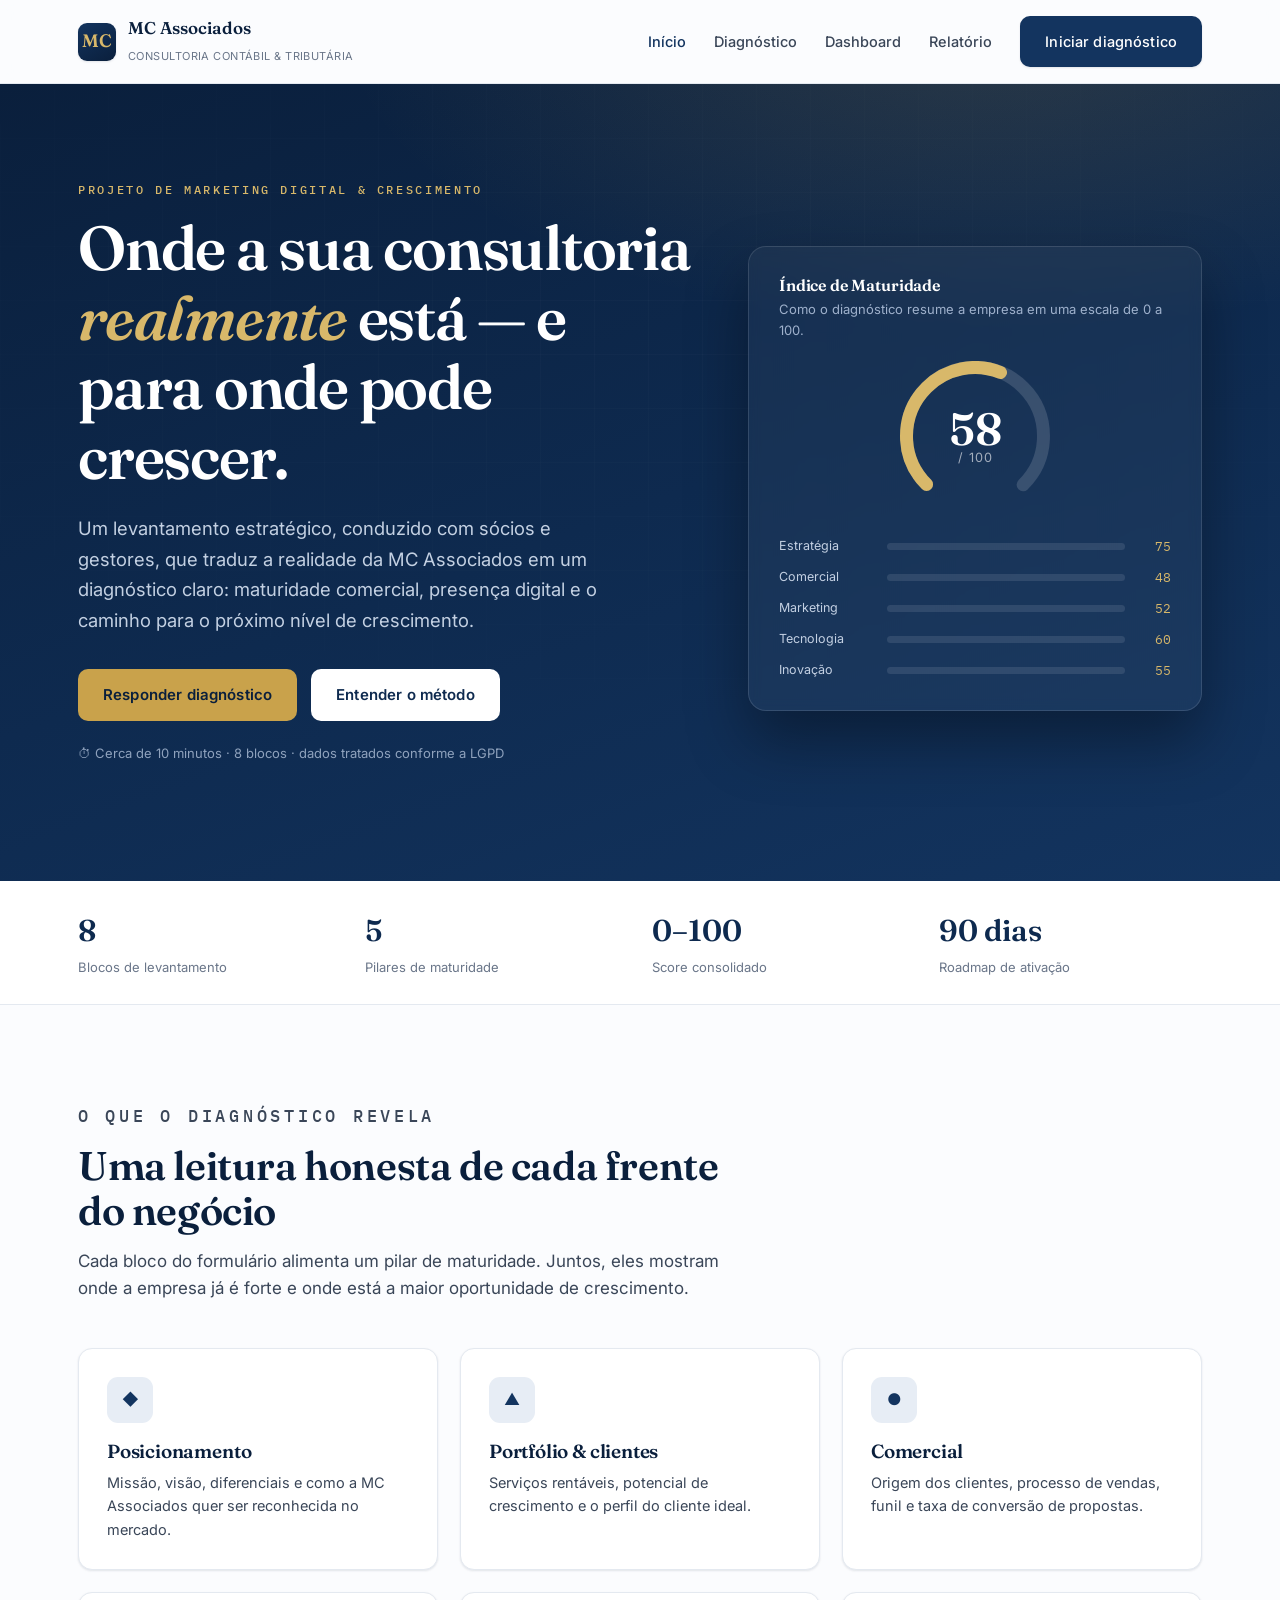
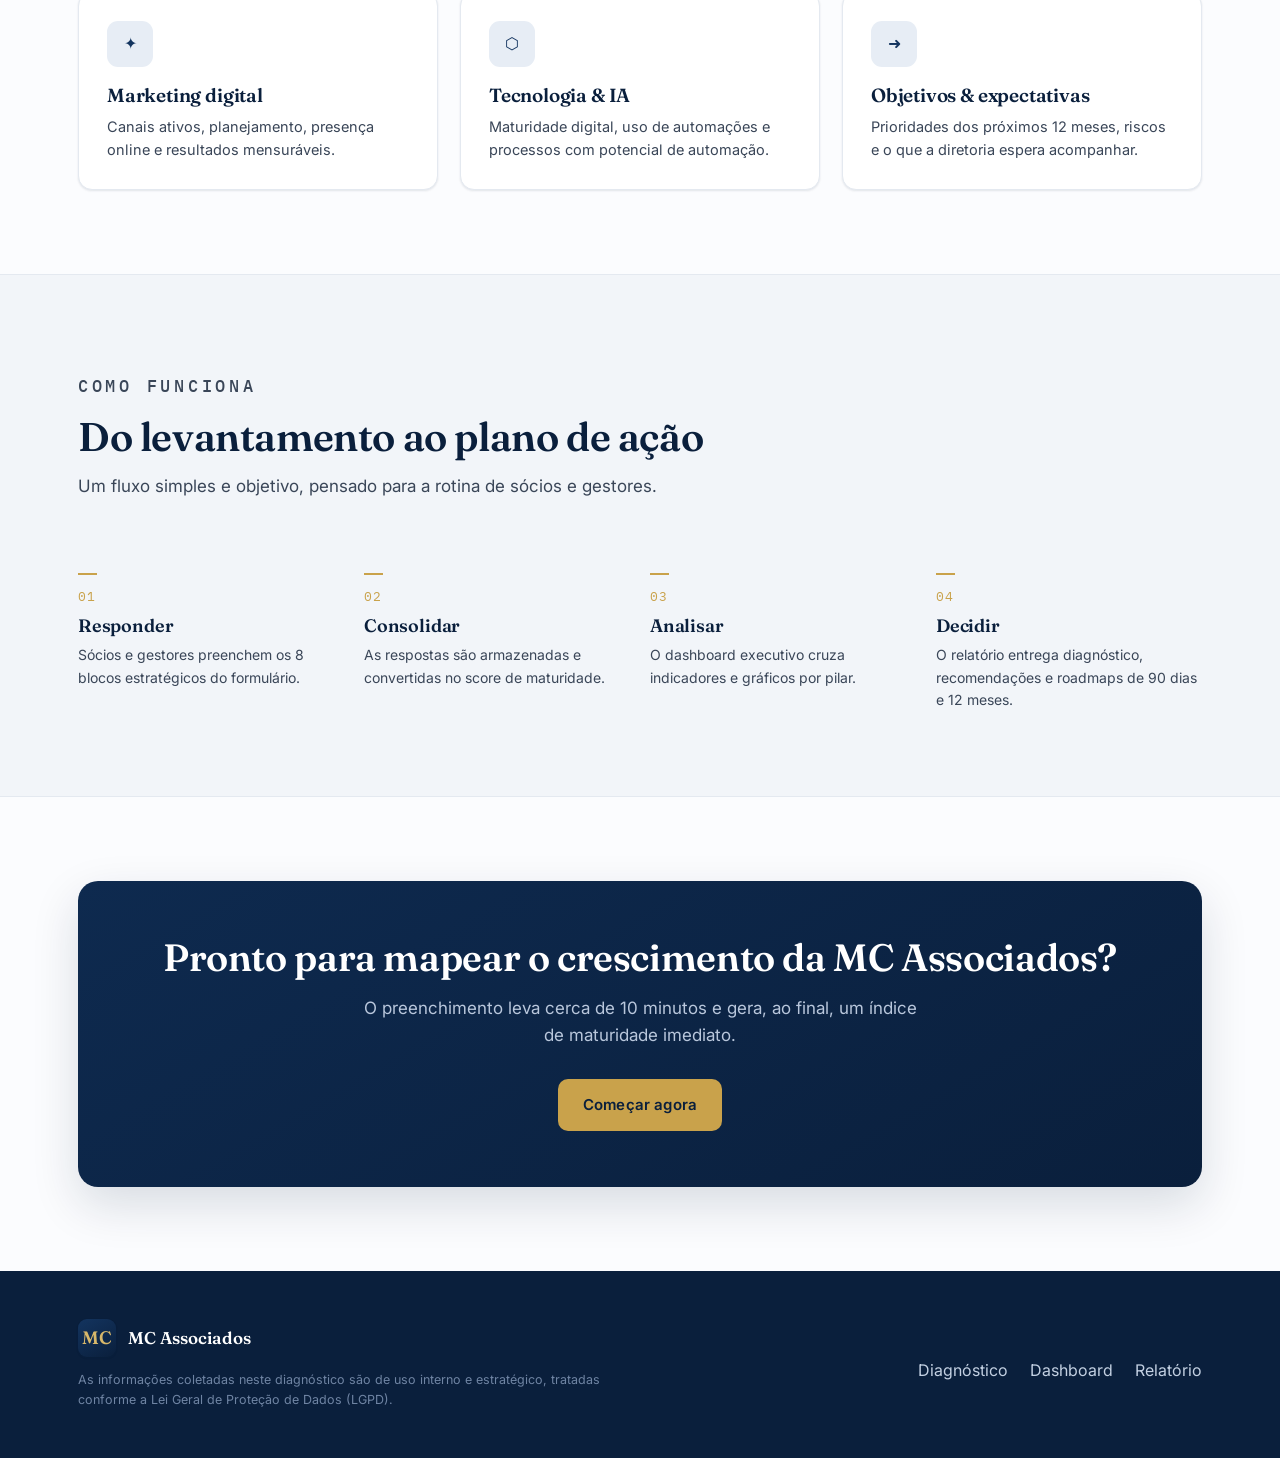
<file: index.html>
<!DOCTYPE html>
<html lang="pt-BR">
<head>
  <meta charset="UTF-8" />
  <meta name="viewport" content="width=device-width, initial-scale=1.0" />
  <title>MC Associados · Diagnóstico Estratégico de Marketing Digital</title>
  <meta name="description" content="Levantamento estratégico para estruturar o Projeto de Marketing Digital e Crescimento Comercial da MC Associados — Consultoria Contábil e Tributária." />
  <link rel="preconnect" href="https://fonts.googleapis.com" />
  <link rel="preconnect" href="https://fonts.gstatic.com" crossorigin />
  <link href="https://fonts.googleapis.com/css2?family=Fraunces:ital,opsz,wght@0,9..144,500;0,9..144,600;1,9..144,600&family=Inter:wght@400;500;600;700&family=IBM+Plex+Mono:wght@400;500&display=swap" rel="stylesheet" />
  <link rel="stylesheet" href="style.css" />
</head>
<body>

  <!-- NAVBAR -->
  <header class="nav">
    <div class="nav__inner">
      <a href="index.html" class="brand">
        <span class="brand__mark">MC</span>
        <span>
          <span class="brand__name">MC Associados</span><br />
          <span class="brand__sub">Consultoria Contábil & Tributária</span>
        </span>
      </a>
      <nav class="nav__links" id="navLinks">
        <a href="index.html" class="is-active">Início</a>
        <a href="formulario.html">Diagnóstico</a>
        <a href="dashboard.html">Dashboard</a>
        <a href="relatorio.html">Relatório</a>
        <a href="formulario.html" class="btn btn--primary">Iniciar diagnóstico</a>
      </nav>
      <button class="nav__toggle" aria-label="Abrir menu"><span></span><span></span><span></span></button>
    </div>
  </header>

  <!-- HERO -->
  <section class="hero">
    <div class="hero__grid"></div>
    <div class="hero__inner">
      <div class="hero__layout">
        <div>
          <p class="eyebrow on-dark">Projeto de Marketing Digital & Crescimento</p>
          <h1>Onde a sua consultoria <em>realmente</em> está — e para onde pode crescer.</h1>
          <p class="hero__lead">
            Um levantamento estratégico, conduzido com sócios e gestores, que traduz a
            realidade da MC Associados em um diagnóstico claro: maturidade comercial,
            presença digital e o caminho para o próximo nível de crescimento.
          </p>
          <div class="hero__cta">
            <a href="formulario.html" class="btn btn--gold">Responder diagnóstico</a>
            <a href="#como" class="btn btn--light">Entender o método</a>
          </div>
          <p class="hero__note">⏱ Cerca de 10 minutos · 8 blocos · dados tratados conforme a LGPD</p>
        </div>

        <!-- Painel assinatura: medidor de maturidade -->
        <aside class="hero__panel">
          <h3>Índice de Maturidade</h3>
          <p>Como o diagnóstico resume a empresa em uma escala de 0 a 100.</p>
          <div class="gaugewrap"><div id="heroGauge"></div></div>
          <div class="pillarbars">
            <div class="pillarbar__row"><span class="pillarbar__name">Estratégia</span><span class="pillarbar__track"><span class="pillarbar__fill" style="width:75%"></span></span><span class="pillarbar__val">75</span></div>
            <div class="pillarbar__row"><span class="pillarbar__name">Comercial</span><span class="pillarbar__track"><span class="pillarbar__fill" style="width:48%"></span></span><span class="pillarbar__val">48</span></div>
            <div class="pillarbar__row"><span class="pillarbar__name">Marketing</span><span class="pillarbar__track"><span class="pillarbar__fill" style="width:52%"></span></span><span class="pillarbar__val">52</span></div>
            <div class="pillarbar__row"><span class="pillarbar__name">Tecnologia</span><span class="pillarbar__track"><span class="pillarbar__fill" style="width:60%"></span></span><span class="pillarbar__val">60</span></div>
            <div class="pillarbar__row"><span class="pillarbar__name">Inovação</span><span class="pillarbar__track"><span class="pillarbar__fill" style="width:55%"></span></span><span class="pillarbar__val">55</span></div>
          </div>
        </aside>
      </div>
    </div>
  </section>

  <!-- FAIXA DE CONTEXTO -->
  <div class="stripe">
    <div class="stripe__inner">
      <div><div class="stat__num">8</div><div class="stat__lbl">Blocos de levantamento</div></div>
      <div><div class="stat__num">5</div><div class="stat__lbl">Pilares de maturidade</div></div>
      <div><div class="stat__num">0–100</div><div class="stat__lbl">Score consolidado</div></div>
      <div><div class="stat__num">90 dias</div><div class="stat__lbl">Roadmap de ativação</div></div>
    </div>
  </div>

  <!-- O QUE AVALIAMOS -->
  <section class="section" id="o-que">
    <div class="container">
      <div class="section__head">
        <p class="eyebrow">O que o diagnóstico revela</p>
        <h2>Uma leitura honesta de cada frente do negócio</h2>
        <p>Cada bloco do formulário alimenta um pilar de maturidade. Juntos, eles mostram onde a empresa já é forte e onde está a maior oportunidade de crescimento.</p>
      </div>
      <div class="grid-3">
        <article class="card card--hover">
          <div class="card__icon">◆</div>
          <h3>Posicionamento</h3>
          <p>Missão, visão, diferenciais e como a MC Associados quer ser reconhecida no mercado.</p>
        </article>
        <article class="card card--hover">
          <div class="card__icon">▲</div>
          <h3>Portfólio & clientes</h3>
          <p>Serviços rentáveis, potencial de crescimento e o perfil do cliente ideal.</p>
        </article>
        <article class="card card--hover">
          <div class="card__icon">●</div>
          <h3>Comercial</h3>
          <p>Origem dos clientes, processo de vendas, funil e taxa de conversão de propostas.</p>
        </article>
        <article class="card card--hover">
          <div class="card__icon">✦</div>
          <h3>Marketing digital</h3>
          <p>Canais ativos, planejamento, presença online e resultados mensuráveis.</p>
        </article>
        <article class="card card--hover">
          <div class="card__icon">⬡</div>
          <h3>Tecnologia & IA</h3>
          <p>Maturidade digital, uso de automações e processos com potencial de automação.</p>
        </article>
        <article class="card card--hover">
          <div class="card__icon">➜</div>
          <h3>Objetivos & expectativas</h3>
          <p>Prioridades dos próximos 12 meses, riscos e o que a diretoria espera acompanhar.</p>
        </article>
      </div>
    </div>
  </section>

  <!-- COMO FUNCIONA -->
  <section class="section section--tint" id="como">
    <div class="container">
      <div class="section__head">
        <p class="eyebrow">Como funciona</p>
        <h2>Do levantamento ao plano de ação</h2>
        <p>Um fluxo simples e objetivo, pensado para a rotina de sócios e gestores.</p>
      </div>
      <div class="steps">
        <div class="step"><span class="step__num">01</span><h3>Responder</h3><p>Sócios e gestores preenchem os 8 blocos estratégicos do formulário.</p></div>
        <div class="step"><span class="step__num">02</span><h3>Consolidar</h3><p>As respostas são armazenadas e convertidas no score de maturidade.</p></div>
        <div class="step"><span class="step__num">03</span><h3>Analisar</h3><p>O dashboard executivo cruza indicadores e gráficos por pilar.</p></div>
        <div class="step"><span class="step__num">04</span><h3>Decidir</h3><p>O relatório entrega diagnóstico, recomendações e roadmaps de 90 dias e 12 meses.</p></div>
      </div>
    </div>
  </section>

  <!-- CTA -->
  <section class="section">
    <div class="container">
      <div class="cta-band">
        <h2>Pronto para mapear o crescimento da MC Associados?</h2>
        <p>O preenchimento leva cerca de 10 minutos e gera, ao final, um índice de maturidade imediato.</p>
        <a href="formulario.html" class="btn btn--gold">Começar agora</a>
      </div>
    </div>
  </section>

  <!-- RODAPÉ -->
  <footer class="footer">
    <div class="footer__inner">
      <div>
        <div class="brand" style="margin-bottom:12px">
          <span class="brand__mark">MC</span>
          <span class="brand__name" style="color:#fff">MC Associados</span>
        </div>
        <p class="footer__legal">
          As informações coletadas neste diagnóstico são de uso interno e estratégico,
          tratadas conforme a Lei Geral de Proteção de Dados (LGPD).
        </p>
      </div>
      <nav style="display:flex;gap:22px;flex-wrap:wrap">
        <a href="formulario.html">Diagnóstico</a>
        <a href="dashboard.html">Dashboard</a>
        <a href="relatorio.html">Relatório</a>
      </nav>
    </div>
  </footer>

  <script src="supabase.js"></script>
  <script src="script.js"></script>
</body>
</html>
</file>
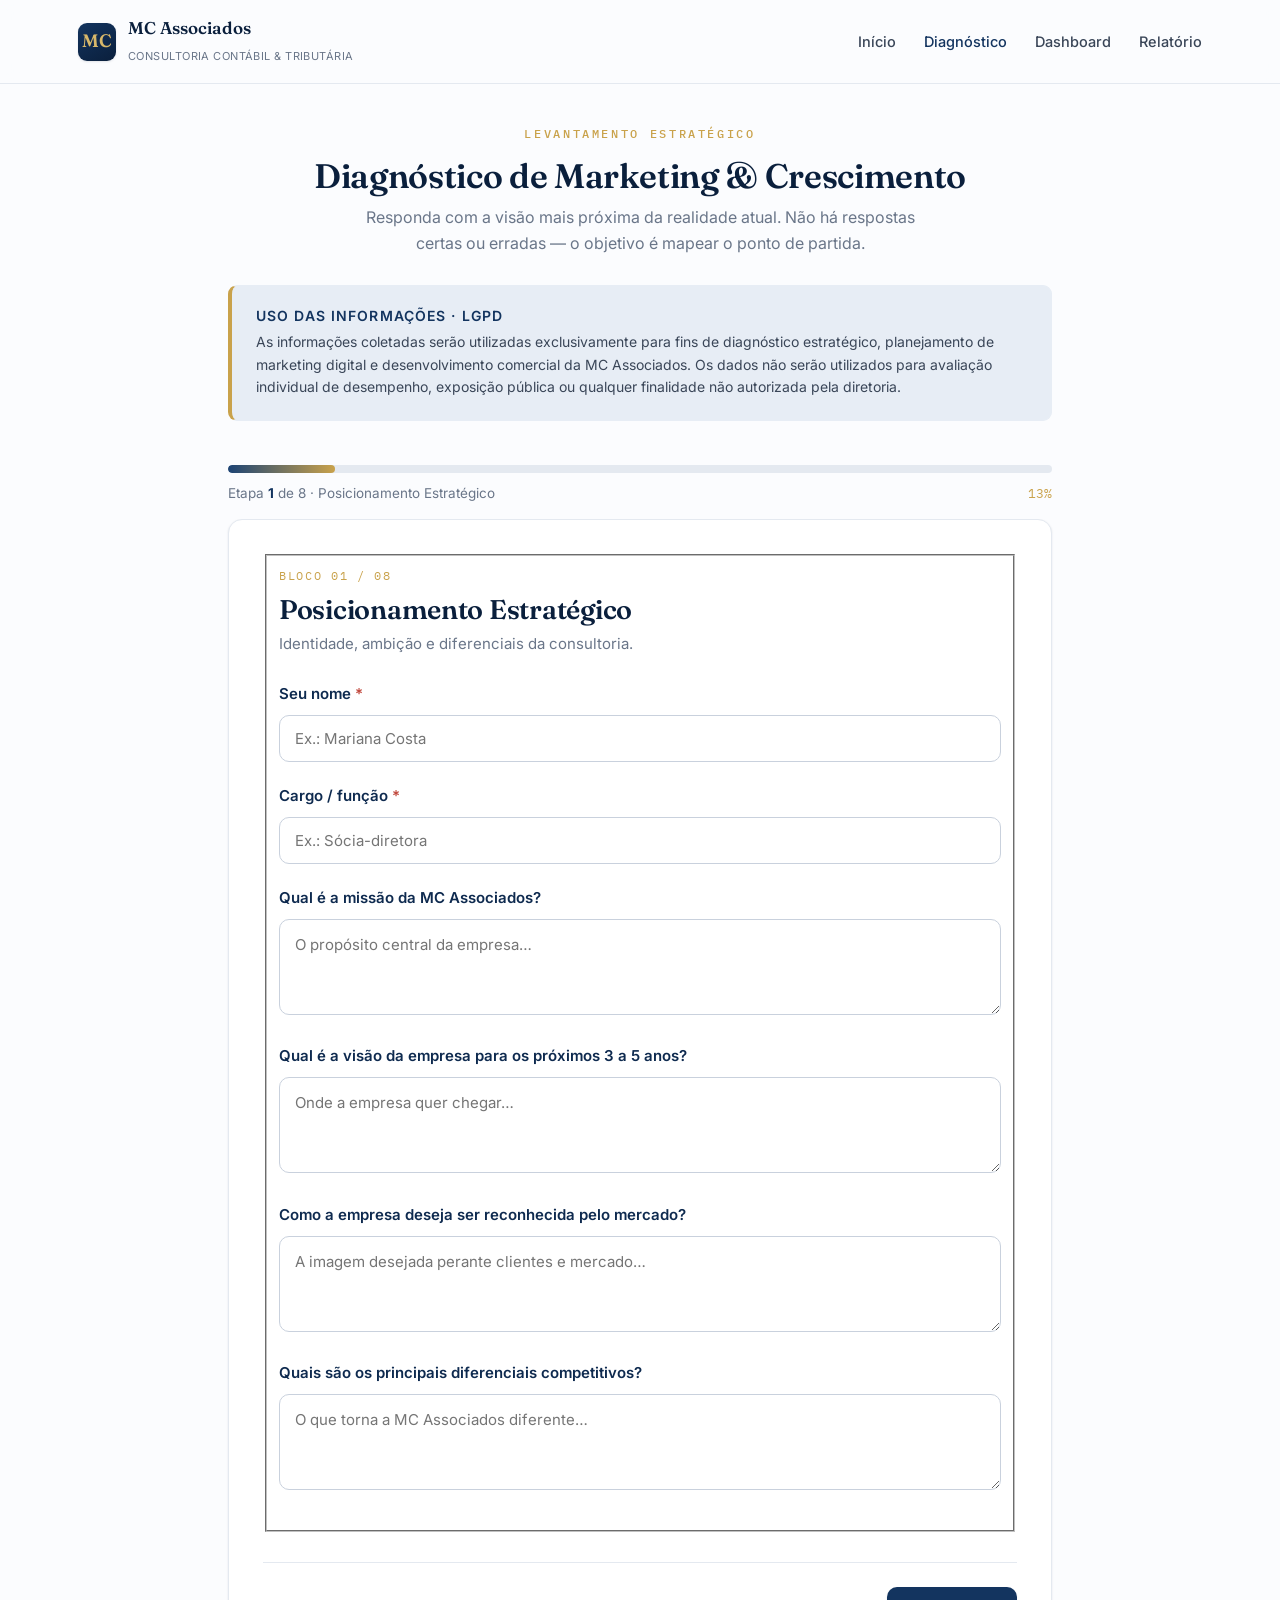
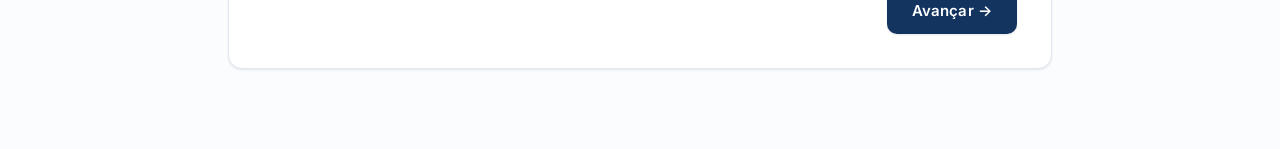
<file: formulario.html>
<!DOCTYPE html>
<html lang="pt-BR">
<head>
  <meta charset="UTF-8" />
  <meta name="viewport" content="width=device-width, initial-scale=1.0" />
  <title>Diagnóstico Estratégico · MC Associados</title>
  <link rel="preconnect" href="https://fonts.googleapis.com" />
  <link rel="preconnect" href="https://fonts.gstatic.com" crossorigin />
  <link href="https://fonts.googleapis.com/css2?family=Fraunces:ital,opsz,wght@0,9..144,500;0,9..144,600;1,9..144,600&family=Inter:wght@400;500;600;700&family=IBM+Plex+Mono:wght@400;500&display=swap" rel="stylesheet" />
  <link rel="stylesheet" href="style.css" />
</head>
<body>

  <header class="nav">
    <div class="nav__inner">
      <a href="index.html" class="brand">
        <span class="brand__mark">MC</span>
        <span><span class="brand__name">MC Associados</span><br /><span class="brand__sub">Consultoria Contábil & Tributária</span></span>
      </a>
      <nav class="nav__links" id="navLinks">
        <a href="index.html">Início</a>
        <a href="formulario.html" class="is-active">Diagnóstico</a>
        <a href="dashboard.html">Dashboard</a>
        <a href="relatorio.html">Relatório</a>
      </nav>
      <button class="nav__toggle" aria-label="Abrir menu"><span></span><span></span><span></span></button>
    </div>
  </header>

  <div class="form-shell">

    <!-- Cabeçalho do formulário -->
    <div style="text-align:center;margin-bottom:28px">
      <p class="eyebrow">Levantamento estratégico</p>
      <h1 style="font-size:34px">Diagnóstico de Marketing & Crescimento</h1>
      <p style="color:var(--gray-500);max-width:560px;margin:10px auto 0">Responda com a visão mais próxima da realidade atual. Não há respostas certas ou erradas — o objetivo é mapear o ponto de partida.</p>
    </div>

    <!-- LGPD -->
    <div class="lgpd">
      <h4>Uso das informações · LGPD</h4>
      <p>As informações coletadas serão utilizadas exclusivamente para fins de diagnóstico estratégico, planejamento de marketing digital e desenvolvimento comercial da MC Associados. Os dados não serão utilizados para avaliação individual de desempenho, exposição pública ou qualquer finalidade não autorizada pela diretoria.</p>
    </div>

    <!-- Progresso -->
    <div class="progress" id="progress">
      <div class="progress__bar"><div class="progress__fill" id="progressFill"></div></div>
      <div class="progress__meta">
        <span class="progress__step" id="progressStep"></span>
        <span class="progress__pct" id="progressPct"></span>
      </div>
    </div>

    <div class="card" id="formCard" style="padding:34px">
      <form id="diagnostico" novalidate>

        <!-- ====== BLOCO 1 — POSICIONAMENTO ESTRATÉGICO ====== -->
        <fieldset class="fblock is-active" data-titulo="Posicionamento Estratégico">
          <div class="fblock__head">
            <span class="fblock__tag">Bloco 01 / 08</span>
            <h2>Posicionamento Estratégico</h2>
            <p>Identidade, ambição e diferenciais da consultoria.</p>
          </div>

          <div class="field">
            <label for="nome">Seu nome <span style="color:var(--danger)">*</span></label>
            <input class="input" id="nome" name="nome_respondente" required placeholder="Ex.: Mariana Costa" />
          </div>
          <div class="field">
            <label for="cargo">Cargo / função <span style="color:var(--danger)">*</span></label>
            <input class="input" id="cargo" name="cargo" required placeholder="Ex.: Sócia-diretora" />
          </div>

          <div class="field">
            <label for="missao">Qual é a missão da MC Associados?</label>
            <textarea class="textarea" id="missao" name="missao" placeholder="O propósito central da empresa…"></textarea>
          </div>
          <div class="field">
            <label for="visao">Qual é a visão da empresa para os próximos 3 a 5 anos?</label>
            <textarea class="textarea" id="visao" name="visao_3_5_anos" placeholder="Onde a empresa quer chegar…"></textarea>
          </div>
          <div class="field">
            <label for="recon">Como a empresa deseja ser reconhecida pelo mercado?</label>
            <textarea class="textarea" id="recon" name="reconhecimento_mercado" placeholder="A imagem desejada perante clientes e mercado…"></textarea>
          </div>
          <div class="field">
            <label for="dif">Quais são os principais diferenciais competitivos?</label>
            <textarea class="textarea" id="dif" name="diferenciais_competitivos" placeholder="O que torna a MC Associados diferente…"></textarea>
          </div>
        </fieldset>

        <!-- ====== BLOCO 2 — PORTFÓLIO DE SERVIÇOS ====== -->
        <fieldset class="fblock" data-titulo="Portfólio de Serviços">
          <div class="fblock__head">
            <span class="fblock__tag">Bloco 02 / 08</span>
            <h2>Portfólio de Serviços</h2>
            <p>Quais serviços existem, quais dão retorno e quais devem crescer.</p>
          </div>

          <div class="field">
            <label>Quais serviços são oferecidos atualmente?</label>
            <span class="hint">Selecione todos que se aplicam.</span>
            <div class="options" data-multi="servicos_oferecidos"></div>
          </div>
          <div class="field">
            <label>Quais serviços possuem maior rentabilidade?</label>
            <div class="options" data-multi="servicos_rentaveis"></div>
          </div>
          <div class="field">
            <label>Quais serviços têm maior potencial de crescimento?</label>
            <div class="options" data-multi="servicos_crescimento"></div>
          </div>
          <div class="field">
            <label>Quais serviços devem ser prioridade nas ações de marketing?</label>
            <div class="options" data-multi="servicos_prioridade_marketing"></div>
          </div>
        </fieldset>

        <!-- ====== BLOCO 3 — CLIENTES E MERCADO ====== -->
        <fieldset class="fblock" data-titulo="Clientes e Mercado">
          <div class="fblock__head">
            <span class="fblock__tag">Bloco 03 / 08</span>
            <h2>Clientes e Mercado</h2>
            <p>Quem são os clientes hoje e quem a empresa quer conquistar.</p>
          </div>

          <div class="field">
            <label for="qtd">Quantidade aproximada de clientes ativos</label>
            <select class="input" id="qtd" name="quantidade_clientes">
              <option value="">Selecione…</option>
            </select>
          </div>
          <div class="field">
            <label for="seg">Quais segmentos representam a maior parte da carteira?</label>
            <textarea class="textarea" id="seg" name="segmentos_clientes" placeholder="Ex.: comércio, serviços, indústrias…"></textarea>
          </div>
          <div class="field">
            <label for="ideal">Quem é o cliente ideal da MC Associados?</label>
            <textarea class="textarea" id="ideal" name="cliente_ideal" placeholder="Porte, segmento, perfil de gestão…"></textarea>
          </div>
          <div class="field">
            <label for="dores">Quais são as principais dores e necessidades dos clientes?</label>
            <textarea class="textarea" id="dores" name="dores_clientes" placeholder="Desafios que os clientes enfrentam…"></textarea>
          </div>
          <div class="field">
            <label for="segdes">Quais segmentos a empresa deseja conquistar nos próximos anos?</label>
            <textarea class="textarea" id="segdes" name="segmentos_desejados" placeholder="Mercados-alvo de expansão…"></textarea>
          </div>
        </fieldset>

        <!-- ====== BLOCO 4 — PROCESSO COMERCIAL ====== -->
        <fieldset class="fblock" data-titulo="Processo Comercial">
          <div class="fblock__head">
            <span class="fblock__tag">Bloco 04 / 08</span>
            <h2>Processo Comercial</h2>
            <p>Como a empresa atrai, qualifica e converte clientes.</p>
          </div>

          <div class="field">
            <label>Como os clientes chegam atualmente à empresa?</label>
            <span class="hint">Selecione todos que se aplicam.</span>
            <div class="options" data-multi="origem_clientes"></div>
          </div>
          <div class="field">
            <label>Existe um processo comercial formalizado?</label>
            <div class="options" data-radio="processo_comercial" data-opts="Sim,Parcialmente,Não"></div>
          </div>
          <div class="field">
            <label>Existe acompanhamento de funil de vendas?</label>
            <div class="options" data-radio="funil_vendas" data-opts="Sim,Não"></div>
          </div>
          <div class="field">
            <label for="novos">Quantos novos clientes entram por mês, em média?</label>
            <input class="input" id="novos" name="novos_clientes_mes" inputmode="numeric" placeholder="Ex.: 8" />
          </div>
          <div class="field">
            <label for="conv">Qual a taxa estimada de conversão de propostas?</label>
            <input class="input" id="conv" name="taxa_conversao" placeholder="Ex.: 35%" />
          </div>
        </fieldset>

        <!-- ====== BLOCO 5 — MARKETING E PRESENÇA DIGITAL ====== -->
        <fieldset class="fblock" data-titulo="Marketing e Presença Digital">
          <div class="fblock__head">
            <span class="fblock__tag">Bloco 05 / 08</span>
            <h2>Marketing e Presença Digital</h2>
            <p>Canais, planejamento e resultados das ações atuais.</p>
          </div>

          <div class="field">
            <label>Quais canais digitais são utilizados atualmente?</label>
            <span class="hint">Selecione todos que se aplicam.</span>
            <div class="options" data-multi="canais_digitais"></div>
          </div>
          <div class="field">
            <label>Existe planejamento de marketing formal?</label>
            <div class="options" data-radio="planejamento_marketing" data-opts="Sim,Parcialmente,Não"></div>
          </div>
          <div class="field">
            <label>Como a gestão avalia a presença digital da empresa?</label>
            <span class="hint">Escala de 0 (frágil) a 10 (excelente).</span>
            <div class="scale" data-scale="nota_presenca_digital"></div>
          </div>
          <div class="field">
            <label>O marketing atual gera resultados mensuráveis?</label>
            <div class="options" data-radio="resultados_mensuraveis" data-opts="Sim,Parcialmente,Não"></div>
          </div>
          <div class="field">
            <label for="desaf">Quais são os principais desafios atuais de marketing?</label>
            <textarea class="textarea" id="desaf" name="desafios_marketing" placeholder="Obstáculos percebidos hoje…"></textarea>
          </div>
        </fieldset>

        <!-- ====== BLOCO 6 — TECNOLOGIA E INOVAÇÃO ====== -->
        <fieldset class="fblock" data-titulo="Tecnologia e Inovação">
          <div class="fblock__head">
            <span class="fblock__tag">Bloco 06 / 08</span>
            <h2>Tecnologia e Inovação</h2>
            <p>Grau de digitalização e abertura para automação e IA.</p>
          </div>

          <div class="field">
            <label>Como a gestão avalia a maturidade digital da empresa?</label>
            <span class="hint">Escala de 0 (inicial) a 10 (avançada).</span>
            <div class="scale" data-scale="nota_maturidade_digital"></div>
          </div>
          <div class="field">
            <label>A empresa utiliza automações ou Inteligência Artificial?</label>
            <div class="options" data-radio="usa_ia_automacao" data-opts="Sim,Parcialmente,Não"></div>
          </div>
          <div class="field">
            <label for="autom">Quais processos poderiam ser automatizados?</label>
            <textarea class="textarea" id="autom" name="processos_automatizar" placeholder="Ex.: onboarding, cobrança, relatórios…"></textarea>
          </div>
        </fieldset>

        <!-- ====== BLOCO 7 — OBJETIVOS ESTRATÉGICOS ====== -->
        <fieldset class="fblock" data-titulo="Objetivos Estratégicos">
          <div class="fblock__head">
            <span class="fblock__tag">Bloco 07 / 08</span>
            <h2>Objetivos Estratégicos</h2>
            <p>Prioridades, definição de sucesso e riscos do crescimento.</p>
          </div>

          <div class="field">
            <label>Quais são as prioridades para os próximos 12 meses?</label>
            <span class="hint">Selecione todas que se aplicam.</span>
            <div class="options" data-multi="prioridades_12_meses"></div>
          </div>
          <div class="field">
            <label for="sucesso">Quais resultados seriam considerados sucesso para este projeto?</label>
            <textarea class="textarea" id="sucesso" name="resultados_sucesso" placeholder="Como você definiria sucesso…"></textarea>
          </div>
          <div class="field">
            <label>Quais riscos podem comprometer o crescimento da empresa?</label>
            <span class="hint">Selecione os riscos percebidos.</span>
            <div class="options" data-multi="riscos_crescimento"></div>
          </div>
        </fieldset>

        <!-- ====== BLOCO 8 — EXPECTATIVAS DA DIRETORIA ====== -->
        <fieldset class="fblock" data-titulo="Expectativas da Diretoria">
          <div class="fblock__head">
            <span class="fblock__tag">Bloco 08 / 08</span>
            <h2>Expectativas da Diretoria</h2>
            <p>O que se espera do projeto e o que será acompanhado.</p>
          </div>

          <div class="field">
            <label for="exp">O que a diretoria espera do Projeto de Marketing Digital?</label>
            <textarea class="textarea" id="exp" name="expectativas_diretoria" placeholder="Expectativas principais…"></textarea>
          </div>
          <div class="field">
            <label for="ind">Quais indicadores a diretoria gostaria de acompanhar mensalmente?</label>
            <textarea class="textarea" id="ind" name="indicadores_mensais" placeholder="Ex.: leads, conversão, faturamento…"></textarea>
          </div>
          <div class="field">
            <label for="inic">Existe alguma iniciativa que a empresa deseja implementar no futuro?</label>
            <textarea class="textarea" id="inic" name="iniciativas_futuras" placeholder="Projetos ou ideias para o futuro…"></textarea>
          </div>

          <div class="consent">
            <input type="checkbox" id="consent" name="consentimento" required />
            <label for="consent">Declaro estar ciente de que as informações serão utilizadas para fins estratégicos internos.</label>
          </div>
        </fieldset>

        <p class="form-error" id="formError"></p>

        <div class="form-nav">
          <button type="button" class="btn btn--ghost" id="btnPrev">← Voltar</button>
          <button type="button" class="btn btn--primary" id="btnNext">Avançar →</button>
          <button type="submit" class="btn btn--gold" id="btnSubmit" style="display:none">Concluir diagnóstico</button>
        </div>
      </form>
    </div>

    <!-- Tela de conclusão -->
    <div class="done" id="done">
      <div class="done__ring"><svg width="38" height="38" viewBox="0 0 24 24" fill="none" stroke="currentColor" stroke-width="2.5" stroke-linecap="round" stroke-linejoin="round"><polyline points="20 6 9 17 4 12"></polyline></svg></div>
      <h2>Diagnóstico recebido</h2>
      <p>Obrigado por contribuir. Veja abaixo o índice de maturidade preliminar gerado a partir das suas respostas.</p>
      <div style="margin:8px 0 26px">
        <div style="font-family:var(--display);font-size:64px;font-weight:600;color:var(--navy-800);line-height:1" id="doneScore">0</div>
        <div style="font-weight:600;font-size:18px" id="doneBand">—</div>
        <div style="color:var(--gray-500);font-size:13px">índice de maturidade · 0 a 100</div>
      </div>
      <div class="done__actions">
        <a href="dashboard.html" class="btn btn--primary">Ver dashboard executivo</a>
        <a href="relatorio.html" class="btn btn--ghost">Abrir relatório</a>
      </div>
    </div>

  </div>

  <script src="supabase.js"></script>
  <script>
    /* Geração dinâmica das opções a partir do catálogo OPC (definido em script.js,
       carregado logo abaixo). Como script.js já roda os módulos, montamos os
       campos ANTES dele rodar o formModule — por isso este bloco fica inline e
       é executado na sequência correta carregando o catálogo aqui. */
  </script>
  <script>
    // Catálogo (espelha OPC de script.js) para montar os campos antes da lógica.
    const _OPC = {
      servicos: ["Contabilidade","Fiscal","Departamento Pessoal","BPO Financeiro","Planejamento Tributário","Recuperação Tributária","Consultoria Empresarial","Abertura de Empresas","Outros"],
      origem: ["Indicação","Google","Instagram","LinkedIn","Parceiros","Networking","Outros"],
      canais: ["Instagram","LinkedIn","Site","Blog","E-mail Marketing","WhatsApp","Google Ads","Meta Ads"],
      prioridades: ["Crescimento da carteira","Aumento de faturamento","Aumento de rentabilidade","Fortalecimento da marca","Expansão de serviços","Retenção de clientes","Transformação digital"],
      riscos: ["Concorrência acirrada","Dependência de poucos clientes","Falta de processos","Equipe enxuta","Baixa geração de leads","Pressão de margem","Tecnologia defasada","Rotatividade de clientes"],
      quantidade: ["Até 50","51 a 100","101 a 250","251 a 500","Acima de 500"],
    };
    const _mapa = {
      servicos_oferecidos:"servicos", servicos_rentaveis:"servicos", servicos_crescimento:"servicos",
      servicos_prioridade_marketing:"servicos", origem_clientes:"origem", canais_digitais:"canais",
      prioridades_12_meses:"prioridades", riscos_crescimento:"riscos",
    };
    // Multi-select (checkbox em formato de chip)
    document.querySelectorAll("[data-multi]").forEach((box) => {
      const name = box.dataset.multi;
      _OPC[_mapa[name]].forEach((op) => {
        box.insertAdjacentHTML("beforeend",
          `<label class="opt opt--check"><input type="checkbox" name="${name}" value="${op}"><span class="opt__dot"></span>${op}</label>`);
      });
    });
    // Radio (chip)
    document.querySelectorAll("[data-radio]").forEach((box) => {
      const name = box.dataset.radio;
      box.dataset.opts.split(",").forEach((op) => {
        box.insertAdjacentHTML("beforeend",
          `<label class="opt"><input type="radio" name="${name}" value="${op}"><span class="opt__dot"></span>${op}</label>`);
      });
    });
    // Escala 0–10
    document.querySelectorAll("[data-scale]").forEach((box) => {
      const name = box.dataset.scale;
      box.insertAdjacentHTML("beforeend", `<input type="hidden" name="${name}" value="">`);
      const row = document.createElement("div"); row.className = "scale__row";
      for (let i = 0; i <= 10; i++) row.insertAdjacentHTML("beforeend", `<button type="button" class="scale__btn" data-val="${i}">${i}</button>`);
      box.appendChild(row);
      box.insertAdjacentHTML("beforeend", `<div class="scale__ends"><span>0 · baixo</span><span>10 · alto</span></div>`);
    });
    // Faixas de quantidade de clientes
    const selQtd = document.getElementById("qtd");
    _OPC.quantidade.forEach((q) => selQtd.insertAdjacentHTML("beforeend", `<option value="${q}">${q}</option>`));
  </script>
  <script src="script.js"></script>
</body>
</html>
</file>
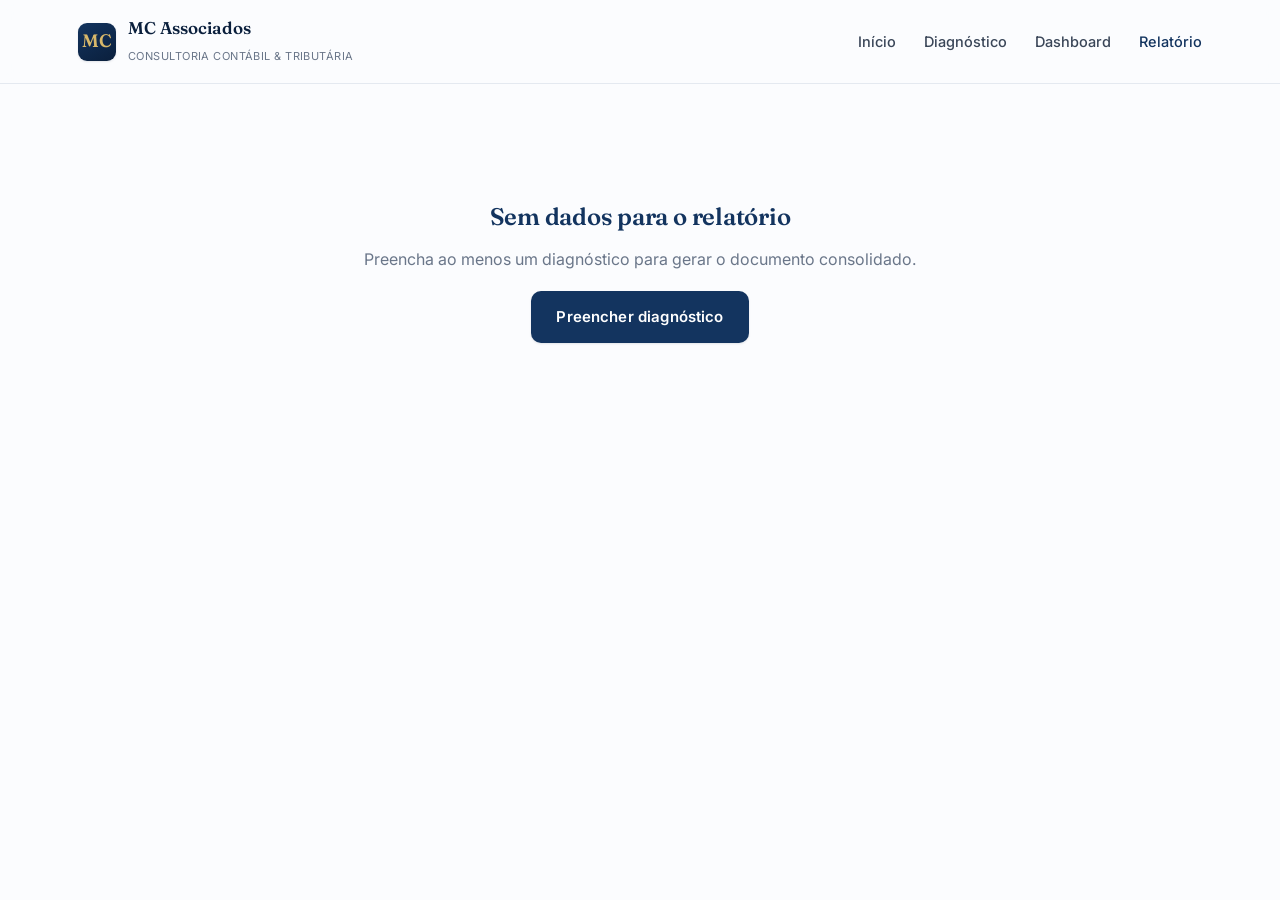
<file: relatorio.html>
<!DOCTYPE html>
<html lang="pt-BR">
<head>
  <meta charset="UTF-8" />
  <meta name="viewport" content="width=device-width, initial-scale=1.0" />
  <title>Relatório de Diagnóstico · MC Associados</title>
  <link rel="preconnect" href="https://fonts.googleapis.com" />
  <link rel="preconnect" href="https://fonts.gstatic.com" crossorigin />
  <link href="https://fonts.googleapis.com/css2?family=Fraunces:ital,opsz,wght@0,9..144,500;0,9..144,600;1,9..144,600&family=Inter:wght@400;500;600;700&family=IBM+Plex+Mono:wght@400;500&display=swap" rel="stylesheet" />
  <link rel="stylesheet" href="style.css" />
</head>
<body>

  <header class="nav no-print">
    <div class="nav__inner">
      <a href="index.html" class="brand">
        <span class="brand__mark">MC</span>
        <span><span class="brand__name">MC Associados</span><br /><span class="brand__sub">Consultoria Contábil & Tributária</span></span>
      </a>
      <nav class="nav__links" id="navLinks">
        <a href="index.html">Início</a>
        <a href="formulario.html">Diagnóstico</a>
        <a href="dashboard.html">Dashboard</a>
        <a href="relatorio.html" class="is-active">Relatório</a>
      </nav>
      <button class="nav__toggle" aria-label="Abrir menu"><span></span><span></span><span></span></button>
    </div>
  </header>

  <div id="reportRoot">
    <div class="report">

      <!-- Estado vazio -->
      <div class="empty" id="reportEmpty" style="display:none">
        <h2>Sem dados para o relatório</h2>
        <p>Preencha ao menos um diagnóstico para gerar o documento consolidado.</p>
        <p style="margin-top:18px"><a href="formulario.html" class="btn btn--primary">Preencher diagnóstico</a></p>
      </div>

      <div id="reportContent">
        <!-- Barra de ação -->
        <div class="report__actions no-print" style="display:flex;justify-content:space-between;gap:14px;align-items:center;margin-bottom:20px;flex-wrap:wrap">
          <div style="display:flex;align-items:center;gap:12px;flex-wrap:wrap">
            <label style="font-size:13.5px;color:var(--gray-500);font-weight:600">Recorte</label>
            <select class="input" id="repSelect" style="width:auto"></select>
          </div>
          <button class="btn btn--primary" onclick="window.print()">Exportar / Imprimir PDF</button>
        </div>

        <!-- Documento -->
        <article class="report__doc">
          <header class="report__masthead">
            <div>
              <p class="eyebrow on-dark">Relatório de Diagnóstico Estratégico</p>
              <h1>Marketing Digital & Crescimento Comercial</h1>
              <p id="repMeta">—</p>
            </div>
            <div class="report__seal">
              <div class="report__score-big" id="repScore">0</div>
              <div class="report__score-lbl">Índice de maturidade</div>
              <div style="margin-top:8px;font-weight:600" id="repBand">—</div>
            </div>
          </header>

          <div class="report__body">

            <section class="rsection">
              <span class="rsection__tag">01 · Resumo executivo</span>
              <h2>Onde a empresa está hoje</h2>
              <p id="repResumo">—</p>
              <div class="pillars" id="repPilares" style="margin-top:22px"></div>
            </section>

            <section class="rsection">
              <span class="rsection__tag">02 · Oportunidades</span>
              <h2>Principais oportunidades</h2>
              <ul id="repOport"></ul>
            </section>

            <section class="rsection">
              <span class="rsection__tag">03 · Gargalos</span>
              <h2>Principais gargalos</h2>
              <ul id="repGargalos"></ul>
            </section>

            <section class="rsection">
              <span class="rsection__tag">04 · Portfólio</span>
              <h2>Serviços com maior potencial</h2>
              <ul id="repServicos"></ul>
            </section>

            <section class="rsection">
              <span class="rsection__tag">05 · Recomendações</span>
              <h2>Recomendações estratégicas</h2>
              <ul id="repRecs"></ul>
            </section>

            <section class="rsection">
              <span class="rsection__tag">06 · Ativação</span>
              <h2>Próximos passos</h2>
              <ul id="repPassos"></ul>
            </section>

            <section class="rsection">
              <span class="rsection__tag">07 · Roadmap</span>
              <h2>Plano de execução</h2>
              <div class="roadmap" style="margin-top:8px">
                <div class="rmcol">
                  <h3>Roadmap <span class="pill">90 dias</span></h3>
                  <div id="rm90"></div>
                </div>
                <div class="rmcol">
                  <h3>Roadmap <span class="pill">12 meses</span></h3>
                  <div id="rm12"></div>
                </div>
              </div>
            </section>

            <p style="margin-top:26px;font-size:12.5px;color:var(--gray-400);border-top:1px solid var(--gray-200);padding-top:18px">
              Documento de uso interno · MC Associados — Consultoria Contábil e Tributária.
              Informações tratadas conforme a LGPD e destinadas exclusivamente ao planejamento estratégico.
            </p>
          </div>
        </article>
      </div>
    </div>
  </div>

  <script src="supabase.js"></script>
  <script src="script.js"></script>
</body>
</html>
</file>
<file: style.css>
/* ============================================================
   MC ASSOCIADOS — Sistema de Design
   Consultoria Contábil e Tributária
   Paleta: azul-marinho · branco · cinza · acento dourado
   ============================================================ */

/* ---------- Tokens ---------- */
:root {
  /* Marca */
  --navy-900: #0A1F3C;   /* azul-marinho profundo (fundos, hero) */
  --navy-800: #0E2A4F;
  --navy-700: #13345F;   /* azul-marinho principal */
  --navy-600: #1C4374;
  --navy-500: #2C5A92;
  --navy-100: #E7EDF5;   /* azul muito claro (superfícies) */

  --gold-500: #C9A24B;   /* acento premium (uso restrito) */
  --gold-400: #D8B86A;
  --gold-100: #F6EFDC;

  /* Neutros */
  --ink: #0F1A2A;
  --gray-700: #3A4658;
  --gray-500: #6A7689;
  --gray-400: #95A0B1;
  --gray-300: #C9D1DD;
  --gray-200: #E4E9F0;
  --gray-100: #F2F5F9;
  --paper: #FBFCFE;
  --white: #FFFFFF;

  /* Semânticos */
  --ok: #2E7D5B;
  --warn: #C77A21;
  --danger: #C0463B;
  --ok-bg: #E6F2EC;
  --warn-bg: #FBF0E1;
  --danger-bg: #FAE9E7;

  /* Tipografia */
  --display: "Fraunces", Georgia, "Times New Roman", serif;
  --sans: "Inter", -apple-system, BlinkMacSystemFont, "Segoe UI", sans-serif;
  --mono: "IBM Plex Mono", "SFMono-Regular", Menlo, monospace;

  /* Sombras */
  --sh-sm: 0 1px 2px rgba(10, 31, 60, 0.06), 0 1px 3px rgba(10, 31, 60, 0.05);
  --sh-md: 0 4px 14px rgba(10, 31, 60, 0.08);
  --sh-lg: 0 18px 48px rgba(10, 31, 60, 0.14);

  --radius: 14px;
  --radius-sm: 9px;
  --maxw: 1180px;
}

/* ---------- Reset ---------- */
*, *::before, *::after { box-sizing: border-box; }
html { scroll-behavior: smooth; -webkit-text-size-adjust: 100%; }
body {
  margin: 0;
  font-family: var(--sans);
  color: var(--ink);
  background: var(--paper);
  line-height: 1.6;
  font-size: 16px;
  -webkit-font-smoothing: antialiased;
}
img { max-width: 100%; display: block; }
a { color: inherit; text-decoration: none; }
button { font-family: inherit; cursor: pointer; }

h1, h2, h3, h4 { font-family: var(--display); font-weight: 600; line-height: 1.12; color: var(--navy-900); margin: 0; letter-spacing: -0.01em; }

.container { max-width: var(--maxw); margin: 0 auto; padding: 0 28px; }

.eyebrow {
  font-family: var(--mono);
  font-size: 12px;
  letter-spacing: 0.22em;
  text-transform: uppercase;
  color: var(--gold-500);
  font-weight: 500;
  margin: 0 0 14px;
}
.eyebrow.on-dark { color: var(--gold-400); }

/* ============================================================
   NAVBAR
   ============================================================ */
.nav {
  position: sticky; top: 0; z-index: 50;
  background: rgba(251, 252, 254, 0.86);
  backdrop-filter: saturate(180%) blur(12px);
  border-bottom: 1px solid var(--gray-200);
}
.nav__inner {
  max-width: var(--maxw); margin: 0 auto; padding: 16px 28px;
  display: flex; align-items: center; justify-content: space-between;
}
.brand { display: flex; align-items: center; gap: 12px; }
.brand__mark {
  width: 38px; height: 38px; border-radius: 9px;
  background: linear-gradient(150deg, var(--navy-700), var(--navy-900));
  display: grid; place-items: center;
  color: var(--gold-400); font-family: var(--display); font-weight: 600; font-size: 18px;
  box-shadow: var(--sh-sm);
}
.brand__name { font-family: var(--display); font-weight: 600; font-size: 17px; color: var(--navy-900); line-height: 1.1; }
.brand__sub { font-size: 11px; color: var(--gray-500); letter-spacing: 0.04em; text-transform: uppercase; }
.nav__links { display: flex; align-items: center; gap: 28px; }
.nav__links a { font-size: 14.5px; color: var(--gray-700); font-weight: 500; transition: color .18s; }
.nav__links a:hover, .nav__links a.is-active { color: var(--navy-700); }
.nav__links a.btn--primary { color: var(--white); }
.nav__links a.btn--primary:hover { color: var(--white); }
.nav__toggle { display: none; background: none; border: 0; padding: 6px; }
.nav__toggle span { display: block; width: 22px; height: 2px; background: var(--navy-800); margin: 4px 0; border-radius: 2px; }

/* ============================================================
   BOTÕES
   ============================================================ */
.btn {
  display: inline-flex; align-items: center; gap: 9px;
  padding: 13px 24px; border-radius: 10px; border: 1px solid transparent;
  font-size: 15px; font-weight: 600; letter-spacing: 0.01em;
  transition: transform .15s, box-shadow .2s, background .2s, color .2s, border-color .2s;
  text-decoration: none;
}
.btn:active { transform: translateY(1px); }
.btn--primary { background: var(--navy-700); color: var(--white); box-shadow: var(--sh-sm); }
.btn--primary:hover { background: var(--navy-800); box-shadow: var(--sh-md); }
.btn--gold { background: var(--gold-500); color: var(--navy-900); }
.btn--gold:hover { background: var(--gold-400); }
.btn--ghost { background: transparent; color: var(--navy-700); border-color: var(--gray-300); }
.btn--ghost:hover { border-color: var(--navy-500); background: var(--white); }
.btn--light { background: var(--white); color: var(--navy-800); }
.btn--light:hover { background: var(--gray-100); }
.btn--block { width: 100%; justify-content: center; }
.btn:disabled { opacity: .5; cursor: not-allowed; }
.btn .ico { width: 18px; height: 18px; }

/* ============================================================
   HERO (index)
   ============================================================ */
.hero {
  position: relative; overflow: hidden;
  background:
    radial-gradient(1100px 520px at 78% -8%, rgba(201,162,75,0.16), transparent 60%),
    linear-gradient(160deg, var(--navy-900) 0%, var(--navy-800) 52%, var(--navy-700) 100%);
  color: #EAF0F8;
}
.hero__grid { position:absolute; inset:0; opacity:.5;
  background-image: linear-gradient(rgba(255,255,255,.04) 1px, transparent 1px),
                    linear-gradient(90deg, rgba(255,255,255,.04) 1px, transparent 1px);
  background-size: 54px 54px; mask-image: radial-gradient(80% 60% at 50% 30%, #000, transparent);
}
.hero__inner { position: relative; max-width: var(--maxw); margin: 0 auto; padding: 96px 28px 104px; }
.hero__layout { display: grid; grid-template-columns: 1.15fr 0.85fr; gap: 56px; align-items: center; }
.hero h1 { color: var(--white); font-size: clamp(38px, 5.4vw, 62px); font-weight: 600; letter-spacing: -0.02em; }
.hero h1 em { font-style: italic; color: var(--gold-400); }
.hero__lead { font-size: 18.5px; color: #C3D0E2; max-width: 540px; margin: 22px 0 34px; line-height: 1.65; }
.hero__cta { display: flex; gap: 14px; flex-wrap: wrap; }
.hero__note { margin-top: 22px; font-size: 13px; color: #8FA2BD; display: flex; align-items: center; gap: 8px; }

/* Painel "gauge" do hero — elemento de assinatura */
.hero__panel {
  background: rgba(255,255,255,0.04);
  border: 1px solid rgba(255,255,255,0.12);
  border-radius: 18px; padding: 30px;
  backdrop-filter: blur(6px);
  box-shadow: 0 30px 60px rgba(0,0,0,.35);
}
.hero__panel h3 { color: var(--white); font-size: 16px; margin-bottom: 4px; }
.hero__panel p { color: #9FB1CC; font-size: 13px; margin: 0 0 20px; }
.gaugewrap { display: grid; place-items: center; margin: 8px 0 18px; }
.pillarbars { display: grid; gap: 11px; }
.pillarbar__row { display: grid; grid-template-columns: 96px 1fr 34px; align-items: center; gap: 12px; font-size: 12.5px; }
.pillarbar__name { color: #C3D0E2; }
.pillarbar__track { height: 7px; background: rgba(255,255,255,.1); border-radius: 99px; overflow: hidden; }
.pillarbar__fill { height: 100%; background: linear-gradient(90deg, var(--navy-500), var(--gold-400)); border-radius: 99px; }
.pillarbar__val { color: var(--gold-400); font-family: var(--mono); text-align: right; }

/* Faixa de credenciais */
.stripe { background: var(--white); border-bottom: 1px solid var(--gray-200); }
.stripe__inner { max-width: var(--maxw); margin: 0 auto; padding: 26px 28px; display: grid; grid-template-columns: repeat(4, 1fr); gap: 24px; }
.stat__num { font-family: var(--display); font-size: 30px; color: var(--navy-800); font-weight: 600; }
.stat__lbl { font-size: 13px; color: var(--gray-500); margin-top: 2px; }

/* ============================================================
   SEÇÕES INSTITUCIONAIS
   ============================================================ */
.section { padding: 84px 0; }
.section--tint { background: var(--gray-100); border-top: 1px solid var(--gray-200); border-bottom: 1px solid var(--gray-200); }
.section__head { max-width: 680px; margin-bottom: 46px; }
.section__head h2 { font-size: clamp(28px, 3.4vw, 40px); }
.section__head p { color: var(--gray-700); font-size: 17px; margin-top: 14px; }

.grid-3 { display: grid; grid-template-columns: repeat(3, 1fr); gap: 22px; }
.grid-2 { display: grid; grid-template-columns: repeat(2, 1fr); gap: 22px; }

.card {
  background: var(--white); border: 1px solid var(--gray-200);
  border-radius: var(--radius); padding: 28px; box-shadow: var(--sh-sm);
  transition: transform .2s, box-shadow .2s, border-color .2s;
}
.card--hover:hover { transform: translateY(-3px); box-shadow: var(--sh-md); border-color: var(--gray-300); }
.card__icon {
  width: 46px; height: 46px; border-radius: 11px; display: grid; place-items: center;
  background: var(--navy-100); color: var(--navy-700); margin-bottom: 18px;
}
.card__icon .ico { width: 22px; height: 22px; }
.card h3 { font-size: 19px; margin-bottom: 9px; }
.card p { color: var(--gray-700); font-size: 14.5px; margin: 0; }

/* Passos do processo (sequência real → numeração faz sentido) */
.steps { display: grid; grid-template-columns: repeat(4, 1fr); gap: 20px; counter-reset: step; }
.step { position: relative; padding-top: 26px; }
.step__num {
  font-family: var(--mono); font-size: 13px; color: var(--gold-500);
  border-top: 2px solid var(--gold-500); padding-top: 12px; display: inline-block; letter-spacing: .1em;
}
.step h3 { font-size: 18px; margin: 8px 0 8px; }
.step p { color: var(--gray-700); font-size: 14px; margin: 0; }

/* CTA final */
.cta-band {
  background: linear-gradient(150deg, var(--navy-800), var(--navy-900));
  color: var(--white); border-radius: 20px; padding: 56px 48px; text-align: center;
  box-shadow: var(--sh-lg);
}
.cta-band h2 { color: var(--white); font-size: clamp(26px, 3vw, 38px); }
.cta-band p { color: #B9C7DC; max-width: 560px; margin: 16px auto 30px; font-size: 17px; }

/* ============================================================
   RODAPÉ
   ============================================================ */
.footer { background: var(--navy-900); color: #9FB1CC; padding: 48px 0 36px; }
.footer__inner { max-width: var(--maxw); margin: 0 auto; padding: 0 28px; display: flex; justify-content: space-between; gap: 24px; flex-wrap: wrap; align-items: center; }
.footer a { color: #C3D0E2; }
.footer a:hover { color: var(--gold-400); }
.footer__legal { font-size: 12.5px; color: #6F84A3; max-width: 560px; line-height: 1.6; }

/* ============================================================
   FORMULÁRIO
   ============================================================ */
.form-shell { max-width: 880px; margin: 0 auto; padding: 40px 28px 80px; }

.lgpd {
  background: var(--navy-100); border: 1px solid var(--navy-100);
  border-left: 4px solid var(--gold-500); border-radius: var(--radius-sm);
  padding: 22px 24px; margin-bottom: 26px;
}
.lgpd h4 { font-family: var(--sans); font-size: 14px; text-transform: uppercase; letter-spacing: .08em; color: var(--navy-700); margin-bottom: 8px; }
.lgpd p { font-size: 14px; color: var(--gray-700); margin: 0; }

/* Barra de progresso */
.progress { position: sticky; top: 73px; z-index: 30; background: var(--paper); padding: 18px 0 14px; }
.progress__bar { height: 8px; background: var(--gray-200); border-radius: 99px; overflow: hidden; }
.progress__fill { height: 100%; width: 12.5%; background: linear-gradient(90deg, var(--navy-600), var(--gold-500)); border-radius: 99px; transition: width .4s cubic-bezier(.4,0,.2,1); }
.progress__meta { display: flex; justify-content: space-between; align-items: baseline; margin-top: 10px; }
.progress__step { font-size: 13.5px; color: var(--gray-500); }
.progress__step b { color: var(--navy-700); }
.progress__pct { font-family: var(--mono); font-size: 13px; color: var(--gold-500); }

/* Blocos / fieldsets */
.fblock { display: none; animation: fade .35s ease; }
.fblock.is-active { display: block; }
@keyframes fade { from { opacity: 0; transform: translateY(8px); } to { opacity: 1; transform: none; } }

.fblock__head { margin-bottom: 26px; }
.fblock__tag { font-family: var(--mono); font-size: 12px; color: var(--gold-500); letter-spacing: .14em; text-transform: uppercase; }
.fblock__head h2 { font-size: 27px; margin: 8px 0 6px; }
.fblock__head p { color: var(--gray-500); font-size: 15px; margin: 0; }

.field { margin-bottom: 22px; }
.field > label { display: block; font-size: 15px; font-weight: 600; color: var(--navy-800); margin-bottom: 9px; }
.field .hint { font-weight: 400; color: var(--gray-500); font-size: 13.5px; display: block; margin-top: -4px; margin-bottom: 9px; }

.input, .textarea, select.input {
  width: 100%; padding: 13px 15px; font-size: 15px; font-family: inherit; color: var(--ink);
  background: var(--white); border: 1.5px solid var(--gray-300); border-radius: 10px;
  transition: border-color .18s, box-shadow .18s;
}
.textarea { min-height: 96px; resize: vertical; line-height: 1.55; }
.input:focus, .textarea:focus, select.input:focus {
  outline: none; border-color: var(--navy-500); box-shadow: 0 0 0 4px rgba(44,90,146,0.12);
}

/* Caixas de opção (checkbox / radio) */
.options { display: flex; flex-wrap: wrap; gap: 10px; }
.opt {
  position: relative; display: inline-flex; align-items: center; gap: 9px;
  padding: 10px 15px; border: 1.5px solid var(--gray-300); border-radius: 99px;
  font-size: 14px; color: var(--gray-700); background: var(--white);
  transition: all .15s; user-select: none; cursor: pointer;
}
.opt:hover { border-color: var(--navy-400, var(--navy-500)); }
.opt input { position: absolute; opacity: 0; pointer-events: none; }
.opt__dot { width: 16px; height: 16px; border-radius: 50%; border: 1.5px solid var(--gray-400); display: inline-grid; place-items: center; flex-shrink: 0; }
.opt--check .opt__dot { border-radius: 5px; }
.opt input:checked ~ .opt__dot { border-color: var(--navy-700); background: var(--navy-700); }
.opt input:checked ~ .opt__dot::after { content: ""; width: 7px; height: 7px; border-radius: 50%; background: var(--white); }
.opt--check input:checked ~ .opt__dot::after { width: 9px; height: 5px; border-radius: 0; background: transparent; border-left: 2px solid #fff; border-bottom: 2px solid #fff; transform: rotate(-45deg) translateY(-1px); }
.opt:has(input:checked) { border-color: var(--navy-700); background: var(--navy-100); color: var(--navy-800); font-weight: 600; }

/* Escala 0–10 */
.scale { }
.scale__row { display: flex; gap: 6px; flex-wrap: wrap; }
.scale__btn {
  width: 42px; height: 42px; border-radius: 9px; border: 1.5px solid var(--gray-300);
  background: var(--white); color: var(--gray-700); font-weight: 600; font-size: 15px;
  display: grid; place-items: center; transition: all .14s;
}
.scale__btn:hover { border-color: var(--navy-500); }
.scale__btn.is-on { background: var(--navy-700); color: #fff; border-color: var(--navy-700); }
.scale__ends { display: flex; justify-content: space-between; font-size: 12px; color: var(--gray-400); margin-top: 7px; }

/* Navegação do form */
.form-nav { display: flex; justify-content: space-between; gap: 14px; margin-top: 30px; padding-top: 24px; border-top: 1px solid var(--gray-200); }
.form-error { color: var(--danger); font-size: 13.5px; margin-top: 10px; display: none; }
.form-error.is-on { display: block; }

.consent {
  display: flex; gap: 12px; align-items: flex-start; padding: 18px;
  border: 1.5px solid var(--gray-300); border-radius: 10px; background: var(--gray-100); margin-bottom: 6px;
}
.consent input { margin-top: 3px; width: 18px; height: 18px; accent-color: var(--navy-700); flex-shrink: 0; }
.consent label { font-size: 14px; color: var(--gray-700); }

/* Tela de conclusão */
.done { text-align: center; padding: 60px 20px; display: none; }
.done.is-on { display: block; }
.done__ring { width: 84px; height: 84px; margin: 0 auto 22px; border-radius: 50%; background: var(--ok-bg); color: var(--ok); display: grid; place-items: center; }
.done h2 { font-size: 30px; }
.done p { color: var(--gray-700); max-width: 460px; margin: 12px auto 28px; }
.done__actions { display: flex; gap: 14px; justify-content: center; flex-wrap: wrap; }

/* ============================================================
   DASHBOARD
   ============================================================ */
.page-head { background: linear-gradient(160deg, var(--navy-900), var(--navy-800)); color: #fff; padding: 46px 0 40px; }
.page-head__inner { max-width: var(--maxw); margin: 0 auto; padding: 0 28px; display: flex; justify-content: space-between; align-items: flex-end; gap: 20px; flex-wrap: wrap; }
.page-head h1 { color: #fff; font-size: 34px; }
.page-head p { color: #B9C7DC; margin: 8px 0 0; font-size: 15.5px; }
.page-head__actions { display: flex; gap: 12px; flex-wrap: wrap; }

.respbar { background: var(--white); border-bottom: 1px solid var(--gray-200); }
.respbar__inner { max-width: var(--maxw); margin: 0 auto; padding: 16px 28px; display: flex; align-items: center; gap: 16px; flex-wrap: wrap; }
.respbar label { font-size: 13.5px; color: var(--gray-500); font-weight: 600; }
.respbar select { min-width: 280px; }

.dash { max-width: var(--maxw); margin: 0 auto; padding: 36px 28px 80px; }

.kpis { display: grid; grid-template-columns: repeat(4, 1fr); gap: 18px; margin-bottom: 28px; }
.kpi { background: var(--white); border: 1px solid var(--gray-200); border-radius: var(--radius); padding: 22px; box-shadow: var(--sh-sm); }
.kpi__lbl { font-size: 12.5px; color: var(--gray-500); text-transform: uppercase; letter-spacing: .05em; font-weight: 600; }
.kpi__val { font-family: var(--display); font-size: 34px; color: var(--navy-800); font-weight: 600; margin-top: 6px; line-height: 1; }
.kpi__val small { font-size: 16px; color: var(--gray-400); font-family: var(--sans); }
.kpi__foot { font-size: 12.5px; margin-top: 10px; display: inline-flex; align-items: center; gap: 6px; padding: 3px 9px; border-radius: 99px; font-weight: 600; }
.tag-ok { background: var(--ok-bg); color: var(--ok); }
.tag-warn { background: var(--warn-bg); color: var(--warn); }
.tag-danger { background: var(--danger-bg); color: var(--danger); }
.tag-neutral { background: var(--gray-100); color: var(--gray-500); }

/* Score panel */
.scorepanel { display: grid; grid-template-columns: 320px 1fr; gap: 24px; margin-bottom: 28px; }
.scorecard { background: linear-gradient(155deg, var(--navy-800), var(--navy-900)); color: #fff; border-radius: var(--radius); padding: 28px; text-align: center; box-shadow: var(--sh-md); }
.scorecard h3 { color: #C3D0E2; font-family: var(--sans); font-size: 13px; text-transform: uppercase; letter-spacing: .08em; font-weight: 600; }
.scorecard__gauge { margin: 12px auto 14px; }
.scorecard__band { display: inline-block; padding: 6px 16px; border-radius: 99px; font-weight: 600; font-size: 14px; background: rgba(201,162,75,.16); color: var(--gold-400); border: 1px solid rgba(201,162,75,.3); }

.panel { background: var(--white); border: 1px solid var(--gray-200); border-radius: var(--radius); padding: 24px; box-shadow: var(--sh-sm); }
.panel__title { display: flex; align-items: center; justify-content: space-between; margin-bottom: 16px; }
.panel__title h3 { font-size: 18px; }
.panel__title .badge { font-family: var(--mono); font-size: 11px; color: var(--gray-500); }

.pillars { display: grid; gap: 16px; }
.pillar { display: grid; grid-template-columns: 130px 1fr 48px; align-items: center; gap: 14px; }
.pillar__name { font-size: 14px; font-weight: 600; color: var(--navy-800); }
.pillar__track { height: 10px; background: var(--gray-200); border-radius: 99px; overflow: hidden; }
.pillar__fill { height: 100%; border-radius: 99px; background: linear-gradient(90deg, var(--navy-600), var(--gold-500)); transition: width .9s cubic-bezier(.4,0,.2,1); }
.pillar__val { font-family: var(--mono); font-size: 14px; color: var(--navy-700); text-align: right; }

.charts { display: grid; grid-template-columns: repeat(2, 1fr); gap: 22px; margin-top: 28px; }
.chartcard { background: var(--white); border: 1px solid var(--gray-200); border-radius: var(--radius); padding: 22px; box-shadow: var(--sh-sm); }
.chartcard h3 { font-size: 16px; margin-bottom: 4px; }
.chartcard p { font-size: 13px; color: var(--gray-500); margin: 0 0 16px; }
.chartcard__canvas { position: relative; height: 280px; }

.empty { text-align: center; padding: 80px 20px; color: var(--gray-500); }
.empty h2 { color: var(--navy-700); margin-bottom: 10px; }

/* ============================================================
   RELATÓRIO
   ============================================================ */
.report { max-width: 920px; margin: 0 auto; padding: 40px 28px 90px; }
.report__doc { background: var(--white); border: 1px solid var(--gray-200); border-radius: var(--radius); box-shadow: var(--sh-md); overflow: hidden; }
.report__masthead { background: linear-gradient(155deg, var(--navy-800), var(--navy-900)); color: #fff; padding: 40px 44px; display: flex; justify-content: space-between; align-items: flex-start; gap: 20px; flex-wrap: wrap; }
.report__masthead h1 { color: #fff; font-size: 30px; }
.report__masthead p { color: #B9C7DC; margin: 8px 0 0; font-size: 14.5px; }
.report__seal { text-align: right; }
.report__score-big { font-family: var(--display); font-size: 54px; color: var(--gold-400); font-weight: 600; line-height: 1; }
.report__score-lbl { font-size: 12px; color: #9FB1CC; text-transform: uppercase; letter-spacing: .08em; }

.report__body { padding: 40px 44px; }
.rsection { padding: 26px 0; border-top: 1px solid var(--gray-200); }
.rsection:first-child { border-top: 0; padding-top: 6px; }
.rsection__tag { font-family: var(--mono); font-size: 12px; color: var(--gold-500); letter-spacing: .12em; text-transform: uppercase; }
.rsection h2 { font-size: 22px; margin: 6px 0 14px; }
.rsection p { color: var(--gray-700); font-size: 15.5px; line-height: 1.7; }
.rsection ul { margin: 4px 0 0; padding: 0; list-style: none; }
.rsection li { position: relative; padding: 9px 0 9px 28px; border-bottom: 1px dashed var(--gray-200); font-size: 15px; color: var(--gray-700); }
.rsection li:last-child { border-bottom: 0; }
.rsection li::before { content: ""; position: absolute; left: 4px; top: 17px; width: 8px; height: 8px; border-radius: 2px; background: var(--gold-500); }
.rsection li.neg::before { background: var(--danger); }
.rsection li.pos::before { background: var(--ok); }

.roadmap { display: grid; grid-template-columns: 1fr 1fr; gap: 20px; }
.rmcol { background: var(--gray-100); border: 1px solid var(--gray-200); border-radius: var(--radius-sm); padding: 22px; }
.rmcol h3 { font-size: 16px; margin-bottom: 14px; display: flex; align-items: center; gap: 9px; }
.rmcol h3 .pill { font-family: var(--mono); font-size: 11px; background: var(--navy-700); color: #fff; padding: 3px 9px; border-radius: 99px; }
.rmstep { padding: 10px 0; border-bottom: 1px solid var(--gray-200); font-size: 14px; color: var(--gray-700); }
.rmstep:last-child { border-bottom: 0; }
.rmstep b { color: var(--navy-800); display: block; font-size: 13.5px; }

/* ============================================================
   UTIL & RESPONSIVO
   ============================================================ */
.print-only { display: none; }
@media print {
  .nav, .footer, .report__actions, .no-print { display: none !important; }
  body { background: #fff; }
  .report__doc { box-shadow: none; border: 0; }
}

@media (max-width: 980px) {
  .hero__layout { grid-template-columns: 1fr; gap: 40px; }
  .grid-3, .steps { grid-template-columns: repeat(2, 1fr); }
  .charts { grid-template-columns: 1fr; }
  .scorepanel { grid-template-columns: 1fr; }
  .kpis { grid-template-columns: repeat(2, 1fr); }
  .stripe__inner { grid-template-columns: repeat(2, 1fr); gap: 18px; }
}
@media (max-width: 720px) {
  .container { padding: 0 20px; }
  .nav__links { display: none; }
  .nav__links.is-open { display: flex; position: absolute; top: 72px; left: 0; right: 0; flex-direction: column; background: var(--white); padding: 18px 24px; border-bottom: 1px solid var(--gray-200); gap: 16px; }
  .nav__toggle { display: block; }
  .grid-3, .grid-2, .steps, .roadmap { grid-template-columns: 1fr; }
  .section { padding: 60px 0; }
  .page-head__inner, .report__masthead { flex-direction: column; align-items: flex-start; }
  .report__body { padding: 28px 22px; }
  .report__masthead { padding: 28px 22px; }
  .pillar { grid-template-columns: 100px 1fr 40px; }
}
</file>
